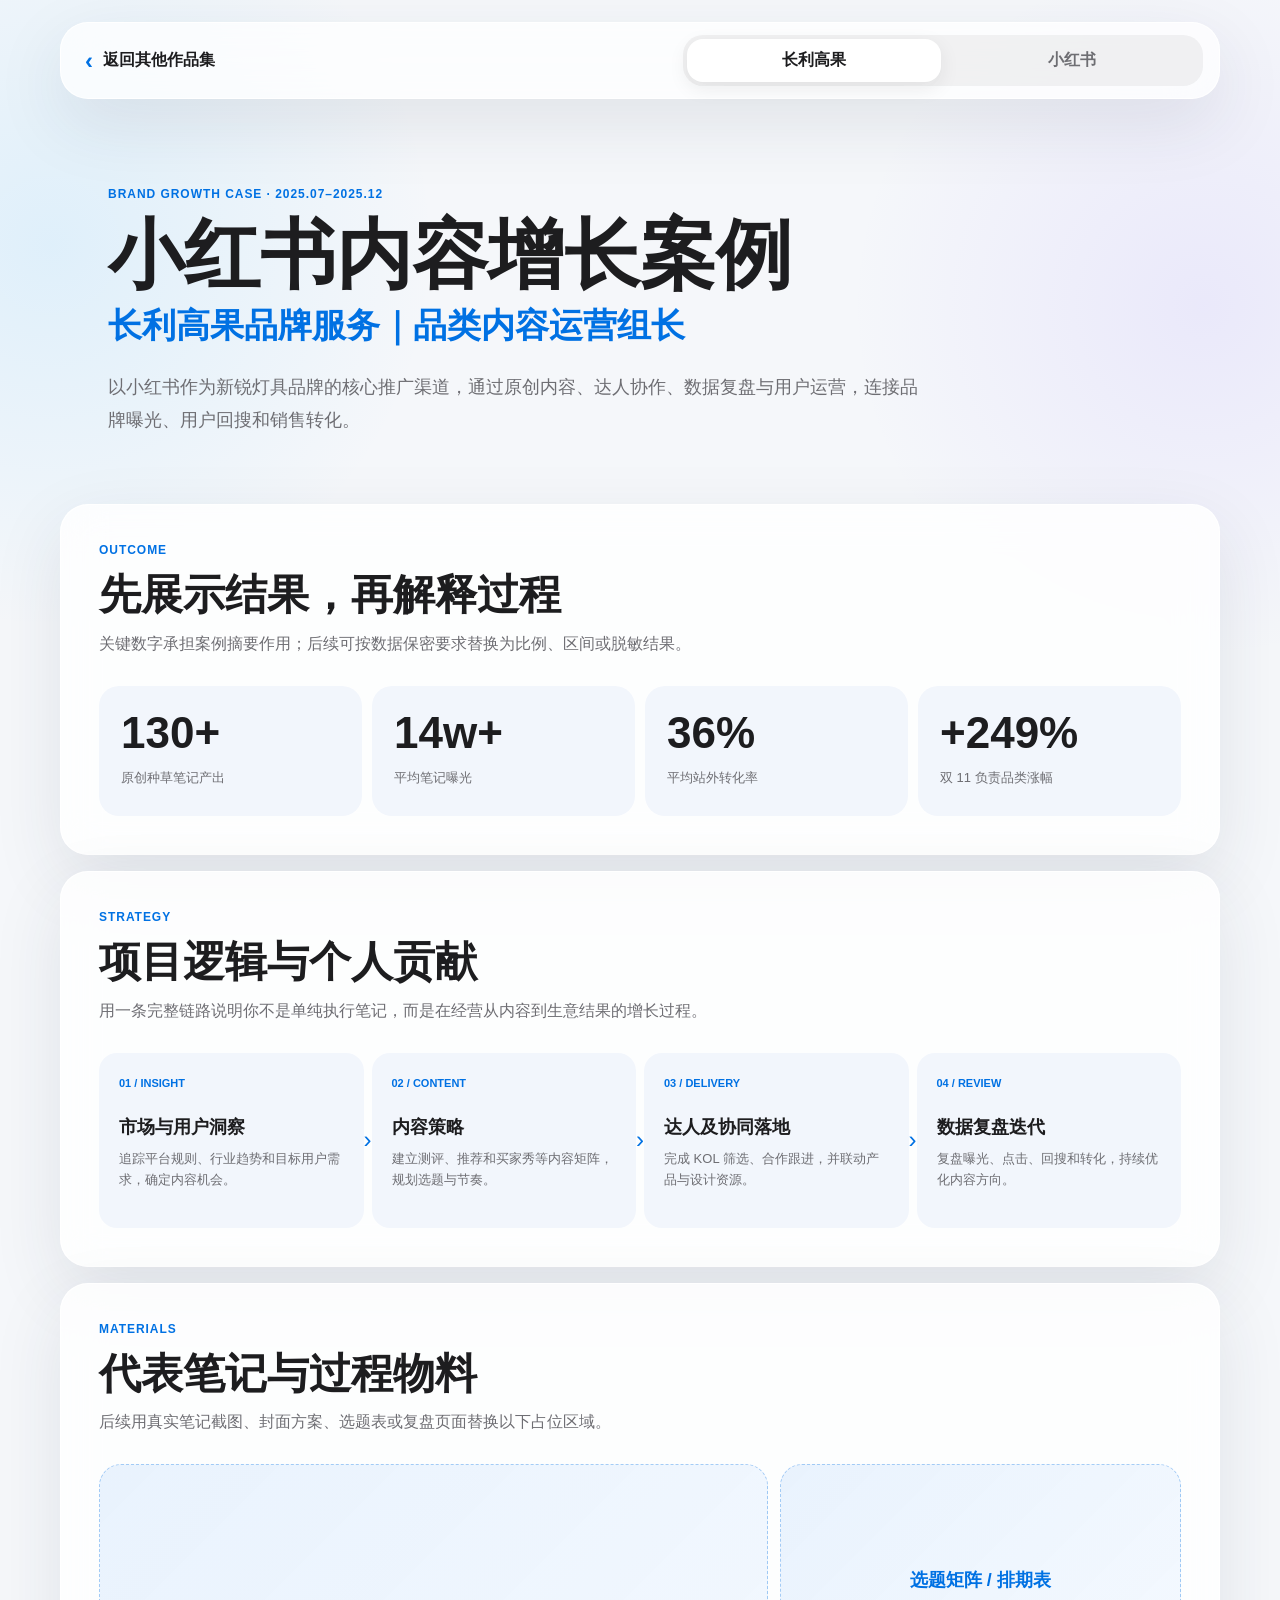
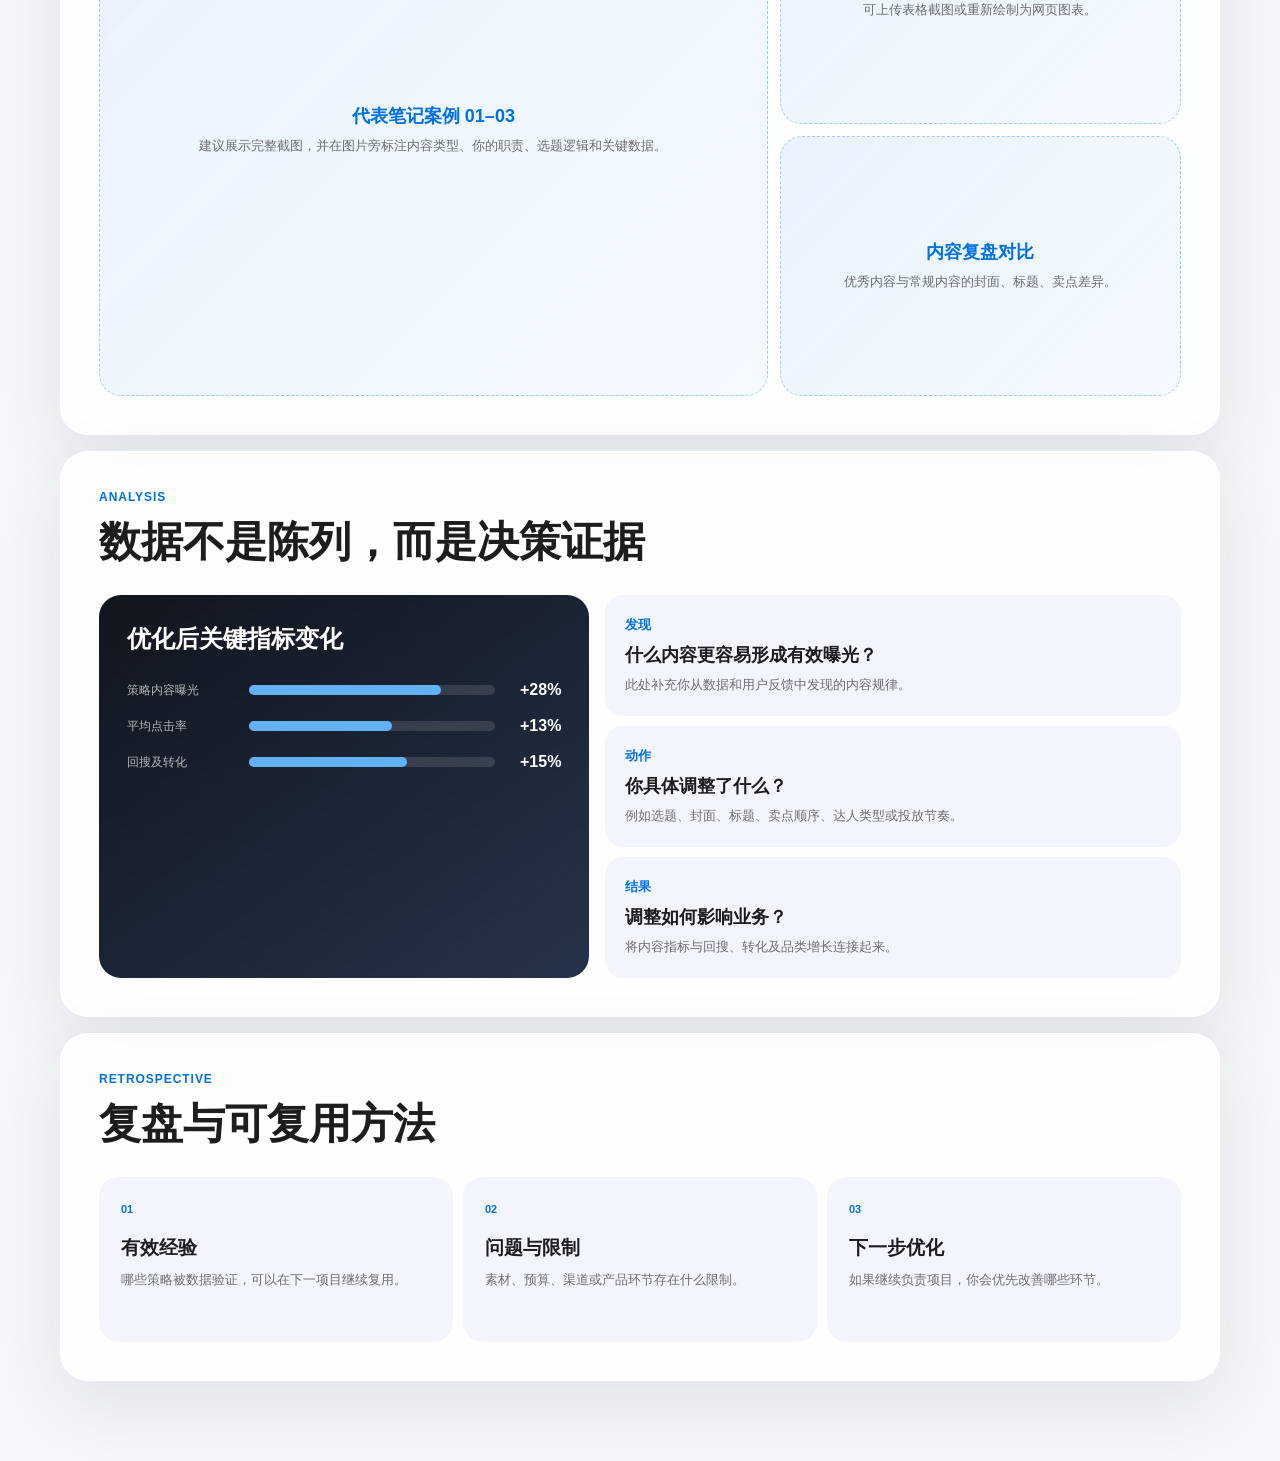
<file: case-studies.html>
<!doctype html>
<html lang="zh-CN">
  <head>
    <meta charset="UTF-8" />
    <meta name="viewport" content="width=device-width, initial-scale=1.0" />
    <title>案例研究作品集 | 王均博 Felix</title>
    <style>
      :root {
        --blue: #0071e3;
        --ink: #1d1d1f;
        --muted: #6e6e73;
        --line: rgba(29, 29, 31, 0.1);
        --surface: rgba(255, 255, 255, 0.82);
        --shadow: 0 24px 70px rgba(38, 52, 72, 0.1);
      }

      * { box-sizing: border-box; }
      html { scroll-behavior: smooth; }
      body {
        margin: 0;
        background:
          radial-gradient(circle at 4% 8%, rgba(63, 184, 255, 0.12), transparent 24rem),
          radial-gradient(circle at 94% 10%, rgba(136, 106, 255, 0.1), transparent 22rem),
          #f5f7fa;
        color: var(--ink);
        font-family: -apple-system, BlinkMacSystemFont, "SF Pro Display", "PingFang SC", sans-serif;
      }

      button { font: inherit; }
      .shell { width: min(1160px, calc(100% - 32px)); margin: 22px auto 80px; }
      .nav {
        position: sticky;
        top: 16px;
        z-index: 5;
        display: grid;
        grid-template-columns: auto minmax(300px, 520px);
        align-items: center;
        justify-content: space-between;
        padding: 12px 16px 12px 24px;
        border: 1px solid rgba(255, 255, 255, 0.9);
        border-radius: 28px;
        background: rgba(255, 255, 255, 0.72);
        box-shadow: var(--shadow);
        backdrop-filter: blur(24px);
      }
      .brand {
        display: inline-flex;
        align-items: center;
        gap: 10px;
        color: var(--ink);
        font-size: 16px;
        font-weight: 800;
        text-decoration: none;
      }
      .brand::before { color: var(--blue); content: "‹"; font-size: 24px; }
      .tabs {
        display: grid;
        grid-template-columns: repeat(2, 1fr);
        gap: 4px;
        border-radius: 20px;
        background: rgba(29, 29, 31, 0.05);
        padding: 4px;
      }
      .tab {
        border: 0;
        border-radius: 16px;
        background: transparent;
        color: var(--muted);
        cursor: pointer;
        font-weight: 750;
        padding: 11px 18px;
      }
      .tab.active {
        background: white;
        box-shadow: 0 6px 20px rgba(29, 29, 31, 0.08);
        color: var(--ink);
      }

      .case { display: none; }
      .case.active { display: block; }
      .hero { padding: 88px 48px 52px; }
      .eyebrow {
        margin: 0 0 14px;
        color: var(--blue);
        font-size: 12px;
        font-weight: 850;
        letter-spacing: 0.08em;
        text-transform: uppercase;
      }
      h1 { max-width: 900px; margin: 0; font-size: clamp(44px, 7vw, 76px); line-height: 1.04; }
      .role { display: block; margin-top: 14px; color: var(--blue); font-size: clamp(23px, 3vw, 34px); }
      .lead { max-width: 820px; margin: 28px 0 0; color: var(--muted); font-size: 18px; line-height: 1.8; }

      .section {
        margin-top: 16px;
        border: 1px solid rgba(255, 255, 255, 0.9);
        border-radius: 28px;
        background: var(--surface);
        box-shadow: var(--shadow);
        padding: 38px;
        backdrop-filter: blur(20px);
      }
      .section-heading { max-width: 760px; margin-bottom: 28px; }
      h2 { margin: 0 0 10px; font-size: clamp(28px, 4vw, 42px); line-height: 1.16; }
      .section-heading p:last-child { margin: 0; color: var(--muted); line-height: 1.75; }

      .metrics { display: grid; grid-template-columns: repeat(4, 1fr); gap: 10px; }
      .metric { min-height: 130px; border-radius: 20px; background: #f2f6fc; padding: 22px; }
      .metric strong { display: block; font-size: clamp(28px, 4vw, 44px); }
      .metric span { display: block; margin-top: 10px; color: var(--muted); font-size: 13px; line-height: 1.5; }

      .story { display: grid; grid-template-columns: repeat(4, 1fr); gap: 8px; }
      .story article { position: relative; min-height: 175px; border-radius: 18px; background: #f2f6fc; padding: 20px; }
      .story article:not(:last-child)::after {
        position: absolute; right: -8px; top: 50%; z-index: 2;
        color: var(--blue); content: "›"; font-size: 24px; transform: translateY(-50%);
      }
      .story b { color: var(--blue); font-size: 11px; }
      .story h3 { margin: 24px 0 9px; font-size: 18px; }
      .story p { margin: 0; color: var(--muted); font-size: 13px; line-height: 1.65; }

      .material-grid { display: grid; grid-template-columns: 1.25fr 0.75fr; gap: 12px; }
      .material-stack { display: grid; gap: 12px; }
      .placeholder {
        display: grid;
        min-height: 260px;
        place-items: center;
        border: 1px dashed rgba(0, 113, 227, 0.32);
        border-radius: 22px;
        background:
          linear-gradient(135deg, rgba(0, 113, 227, 0.06), rgba(100, 174, 247, 0.02)),
          #f8fbff;
        color: var(--blue);
        text-align: center;
        padding: 24px;
      }
      .placeholder.tall { min-height: 532px; }
      .placeholder strong { display: block; font-size: 18px; }
      .placeholder span { display: block; margin-top: 8px; color: var(--muted); font-size: 13px; line-height: 1.6; }

      .analysis { display: grid; grid-template-columns: 0.92fr 1.08fr; gap: 16px; }
      .chart {
        border-radius: 22px;
        background: linear-gradient(145deg, #11151d, #25334a);
        color: white;
        padding: 28px;
      }
      .chart h3 { margin: 0 0 26px; font-size: 24px; }
      .bar-row { display: grid; grid-template-columns: 110px 1fr 54px; align-items: center; gap: 12px; margin: 18px 0; }
      .bar-row span { color: rgba(255,255,255,.68); font-size: 12px; }
      .track { height: 10px; border-radius: 99px; background: rgba(255,255,255,.12); }
      .track i { display: block; width: var(--w); height: 100%; border-radius: inherit; background: #62b1ff; }
      .bar-row b { text-align: right; }
      .insight { display: grid; gap: 10px; }
      .insight article { border-radius: 18px; background: #f2f6fc; padding: 20px; }
      .insight small { color: var(--blue); font-weight: 800; }
      .insight h3 { margin: 9px 0 7px; font-size: 18px; }
      .insight p { margin: 0; color: var(--muted); font-size: 13px; line-height: 1.7; }

      .review { display: grid; grid-template-columns: repeat(3, 1fr); gap: 10px; }
      .review article { min-height: 165px; border-radius: 20px; background: #f2f6fc; padding: 22px; }
      .review span { color: var(--blue); font-size: 11px; font-weight: 850; }
      .review h3 { margin: 18px 0 8px; }
      .review p { margin: 0; color: var(--muted); font-size: 13px; line-height: 1.7; }

      .note { margin: 24px 0 0; color: var(--muted); font-size: 12px; line-height: 1.7; }
      @media (max-width: 800px) {
        .nav { grid-template-columns: 1fr; gap: 12px; padding: 14px; }
        .brand { padding-left: 8px; }
        .hero { padding: 62px 12px 34px; }
        .section { padding: 24px; }
        .metrics, .story, .review { grid-template-columns: repeat(2, 1fr); }
        .material-grid, .analysis { grid-template-columns: 1fr; }
        .story article::after { display: none; }
      }
      @media (max-width: 520px) {
        .shell { width: min(100% - 20px, 1160px); margin-top: 10px; }
        .metrics, .story, .review { grid-template-columns: 1fr; }
        .bar-row { grid-template-columns: 90px 1fr 45px; gap: 7px; }
      }
    </style>
  </head>
  <body>
    <main class="shell">
      <nav class="nav">
        <a class="brand" href="index.html#panel-works">返回其他作品集</a>
        <div class="tabs" role="tablist">
          <button class="tab active" type="button" data-case="changli">长利高果</button>
          <button class="tab" type="button" data-case="redbook">小红书</button>
        </div>
      </nav>

      <article class="case active" data-case-panel="changli">
        <header class="hero">
          <p class="eyebrow">Brand Growth Case · 2025.07–2025.12</p>
          <h1>小红书内容增长案例<span class="role">长利高果品牌服务｜品类内容运营组长</span></h1>
          <p class="lead">以小红书作为新锐灯具品牌的核心推广渠道，通过原创内容、达人协作、数据复盘与用户运营，连接品牌曝光、用户回搜和销售转化。</p>
        </header>

        <section class="section">
          <div class="section-heading"><p class="eyebrow">Outcome</p><h2>先展示结果，再解释过程</h2><p>关键数字承担案例摘要作用；后续可按数据保密要求替换为比例、区间或脱敏结果。</p></div>
          <div class="metrics">
            <div class="metric"><strong>130+</strong><span>原创种草笔记产出</span></div>
            <div class="metric"><strong>14w+</strong><span>平均笔记曝光</span></div>
            <div class="metric"><strong>36%</strong><span>平均站外转化率</span></div>
            <div class="metric"><strong>+249%</strong><span>双 11 负责品类涨幅</span></div>
          </div>
        </section>

        <section class="section">
          <div class="section-heading"><p class="eyebrow">Strategy</p><h2>项目逻辑与个人贡献</h2><p>用一条完整链路说明你不是单纯执行笔记，而是在经营从内容到生意结果的增长过程。</p></div>
          <div class="story">
            <article><b>01 / INSIGHT</b><h3>市场与用户洞察</h3><p>追踪平台规则、行业趋势和目标用户需求，确定内容机会。</p></article>
            <article><b>02 / CONTENT</b><h3>内容策略</h3><p>建立测评、推荐和买家秀等内容矩阵，规划选题与节奏。</p></article>
            <article><b>03 / DELIVERY</b><h3>达人及协同落地</h3><p>完成 KOL 筛选、合作跟进，并联动产品与设计资源。</p></article>
            <article><b>04 / REVIEW</b><h3>数据复盘迭代</h3><p>复盘曝光、点击、回搜和转化，持续优化内容方向。</p></article>
          </div>
        </section>

        <section class="section">
          <div class="section-heading"><p class="eyebrow">Materials</p><h2>代表笔记与过程物料</h2><p>后续用真实笔记截图、封面方案、选题表或复盘页面替换以下占位区域。</p></div>
          <div class="material-grid">
            <div class="placeholder tall"><div><strong>代表笔记案例 01–03</strong><span>建议展示完整截图，并在图片旁标注内容类型、你的职责、选题逻辑和关键数据。</span></div></div>
            <div class="material-stack">
              <div class="placeholder"><div><strong>选题矩阵 / 排期表</strong><span>可上传表格截图或重新绘制为网页图表。</span></div></div>
              <div class="placeholder"><div><strong>内容复盘对比</strong><span>优秀内容与常规内容的封面、标题、卖点差异。</span></div></div>
            </div>
          </div>
        </section>

        <section class="section">
          <div class="section-heading"><p class="eyebrow">Analysis</p><h2>数据不是陈列，而是决策证据</h2></div>
          <div class="analysis">
            <div class="chart">
              <h3>优化后关键指标变化</h3>
              <div class="bar-row"><span>策略内容曝光</span><div class="track"><i style="--w:78%"></i></div><b>+28%</b></div>
              <div class="bar-row"><span>平均点击率</span><div class="track"><i style="--w:58%"></i></div><b>+13%</b></div>
              <div class="bar-row"><span>回搜及转化</span><div class="track"><i style="--w:64%"></i></div><b>+15%</b></div>
            </div>
            <div class="insight">
              <article><small>发现</small><h3>什么内容更容易形成有效曝光？</h3><p>此处补充你从数据和用户反馈中发现的内容规律。</p></article>
              <article><small>动作</small><h3>你具体调整了什么？</h3><p>例如选题、封面、标题、卖点顺序、达人类型或投放节奏。</p></article>
              <article><small>结果</small><h3>调整如何影响业务？</h3><p>将内容指标与回搜、转化及品类增长连接起来。</p></article>
            </div>
          </div>
        </section>

        <section class="section">
          <div class="section-heading"><p class="eyebrow">Retrospective</p><h2>复盘与可复用方法</h2></div>
          <div class="review">
            <article><span>01</span><h3>有效经验</h3><p>哪些策略被数据验证，可以在下一项目继续复用。</p></article>
            <article><span>02</span><h3>问题与限制</h3><p>素材、预算、渠道或产品环节存在什么限制。</p></article>
            <article><span>03</span><h3>下一步优化</h3><p>如果继续负责项目，你会优先改善哪些环节。</p></article>
          </div>
        </section>
      </article>

      <article class="case" data-case-panel="redbook">
        <header class="hero">
          <p class="eyebrow">User Growth Case · 2024.10–2025.03</p>
          <h1>渠道增长与产品迭代案例<span class="role">小红书｜用户增长运营（实习）</span></h1>
          <p class="lead">围绕高校、政务与线下品牌渠道搭建规模化活动路径，并通过产品功能、视觉体验和数据策略持续提升用户留存与活动转化。</p>
        </header>

        <section class="section">
          <div class="section-heading"><p class="eyebrow">Outcome</p><h2>增长成果摘要</h2><p>这一屏让招聘方快速理解项目规模和实际影响。</p></div>
          <div class="metrics">
            <div class="metric"><strong>140+</strong><span>H5 活动落地</span></div>
            <div class="metric"><strong>+12pp</strong><span>用户留存提升</span></div>
            <div class="metric"><strong>+242%</strong><span>笔记阅读增长</span></div>
            <div class="metric"><strong>-27.9%</strong><span>客诉率下降</span></div>
          </div>
        </section>

        <section class="section">
          <div class="section-heading"><p class="eyebrow">Growth Workflow</p><h2>从渠道机会到增长闭环</h2></div>
          <div class="story">
            <article><b>01 / SCENE</b><h3>增长场景拓展</h3><p>寻找高校、政务和品牌合作等可重复触达的新渠道。</p></article>
            <article><b>02 / CAMPAIGN</b><h3>活动策划落地</h3><p>推进创意、配置、审核、推流、客诉与 Feed 内容池。</p></article>
            <article><b>03 / PRODUCT</b><h3>产品功能迭代</h3><p>推动计次浏览、iframe 和投票模板等功能优化。</p></article>
            <article><b>04 / DATA</b><h3>数据反馈优化</h3><p>使用 SQL 与看板定位问题，优化留存、裂变和转化。</p></article>
          </div>
        </section>

        <section class="section">
          <div class="section-heading"><p class="eyebrow">Project Evidence</p><h2>活动、产品与数据证据</h2><p>无需大量平面设计稿，重点展示你参与决策和推进项目的证据链。</p></div>
          <div class="material-grid">
            <div class="placeholder tall"><div><strong>代表活动案例</strong><span>可放清华大学涨粉活动、蜜雪冰城新品活动等 H5 截图、活动路径与结果说明。</span></div></div>
            <div class="material-stack">
              <div class="placeholder"><div><strong>产品迭代示意</strong><span>用“问题—方案—上线效果”表达功能优化。</span></div></div>
              <div class="placeholder"><div><strong>脱敏数据看板</strong><span>保留指标结构，隐藏账号、用户和绝对业务数据。</span></div></div>
            </div>
          </div>
        </section>

        <section class="section">
          <div class="section-heading"><p class="eyebrow">Before / After</p><h2>优化动作与影响</h2></div>
          <div class="analysis">
            <div class="chart">
              <h3>项目关键变化</h3>
              <div class="bar-row"><span>用户留存</span><div class="track"><i style="--w:64%"></i></div><b>+12pp</b></div>
              <div class="bar-row"><span>笔记阅读</span><div class="track"><i style="--w:92%"></i></div><b>+242%</b></div>
              <div class="bar-row"><span>活动规模</span><div class="track"><i style="--w:72%"></i></div><b>+26.7%</b></div>
              <div class="bar-row"><span>视觉留存</span><div class="track"><i style="--w:56%"></i></div><b>+9.7%</b></div>
            </div>
            <div class="insight">
              <article><small>业务问题</small><h3>原有链路卡在哪里？</h3><p>说明渠道、活动配置、产品功能或内容池存在的问题。</p></article>
              <article><small>个人动作</small><h3>你推动了哪些改变？</h3><p>明确你负责、协同和提出建议的边界，避免写成团队共同成果。</p></article>
              <article><small>验证方式</small><h3>如何判断优化有效？</h3><p>补充留存、阅读、活动规模、裂变或客诉等指标变化。</p></article>
            </div>
          </div>
        </section>

        <section class="section">
          <div class="section-heading"><p class="eyebrow">Retrospective</p><h2>增长方法沉淀</h2></div>
          <div class="review">
            <article><span>01</span><h3>规模化条件</h3><p>什么渠道和活动机制可以被重复应用。</p></article>
            <article><span>02</span><h3>跨部门推进</h3><p>如何协调产品、设计、渠道和业务资源。</p></article>
            <article><span>03</span><h3>后续迭代</h3><p>下一阶段如何进一步提升留存与裂变效率。</p></article>
          </div>
          <p class="note">说明：当前页面为案例结构首版，图表只使用已经提供的数据。后续上传物料时，将根据真实尺寸与内容重新编排。</p>
        </section>
      </article>
    </main>

    <script>
      const tabs = document.querySelectorAll(".tab");
      const panels = document.querySelectorAll("[data-case-panel]");

      function showCase(caseName) {
        const safeName = caseName === "redbook" ? "redbook" : "changli";
        tabs.forEach((item) => item.classList.toggle("active", item.dataset.case === safeName));
        panels.forEach((panel) => panel.classList.toggle("active", panel.dataset.casePanel === safeName));
      }

      tabs.forEach((tab) => {
        tab.addEventListener("click", () => {
          showCase(tab.dataset.case);
          history.replaceState(null, "", `#${tab.dataset.case}`);
          window.scrollTo({ top: 0, behavior: "smooth" });
        });
      });

      window.addEventListener("hashchange", () => showCase(window.location.hash.slice(1)));
      showCase(window.location.hash.slice(1));
    </script>
  </body>
</html>
</file>
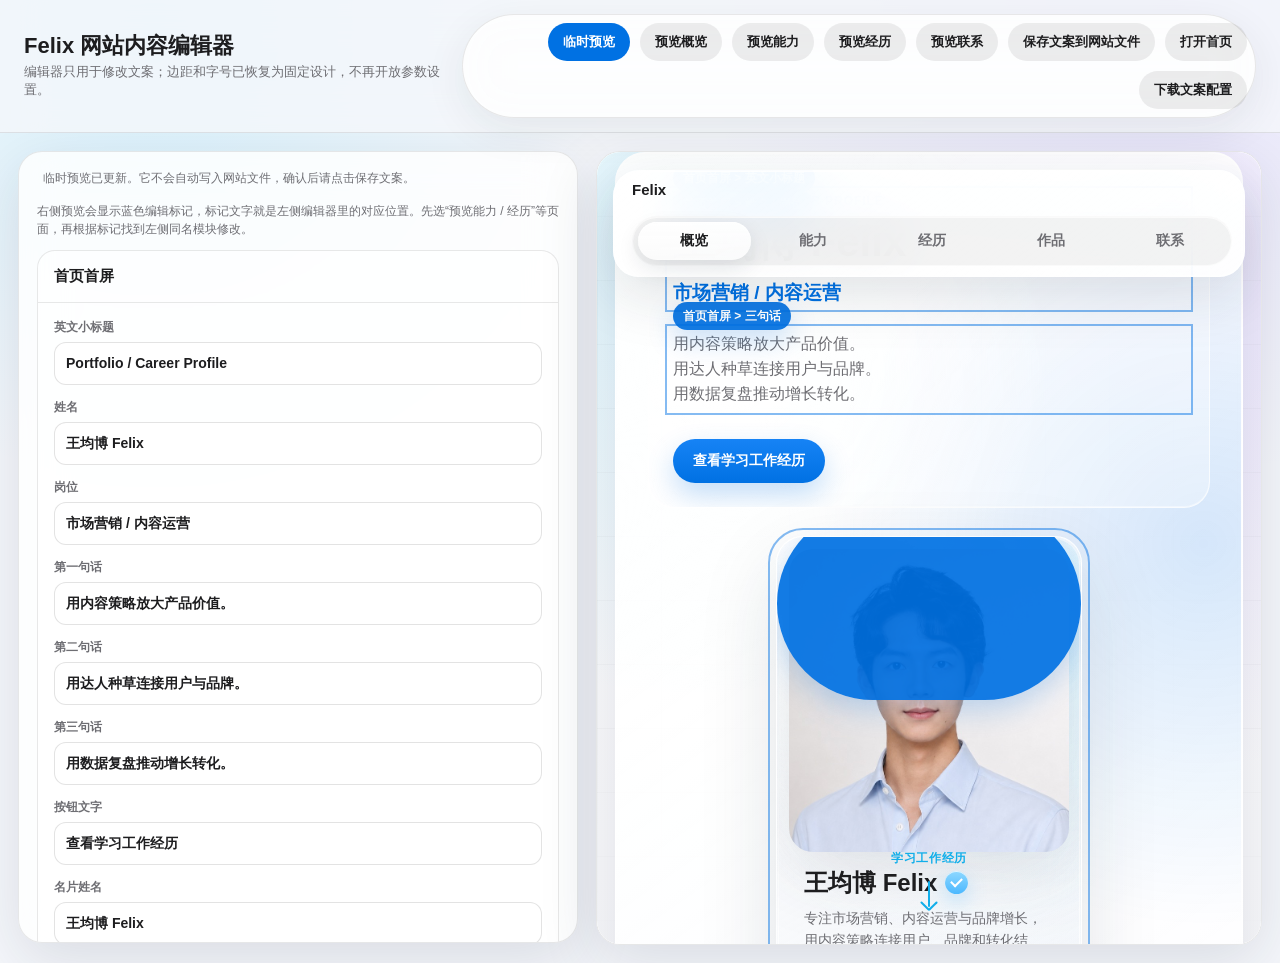
<file: editor.html>
<!doctype html>
<html lang="zh-CN">
  <head>
    <meta charset="UTF-8" />
    <meta name="viewport" content="width=device-width, initial-scale=1.0" />
    <title>Felix 网站内容编辑器</title>
    <style>
      :root {
        color-scheme: light;
        --bg: #f5f7fb;
        --panel: rgba(255, 255, 255, 0.8);
        --line: rgba(29, 29, 31, 0.1);
        --text: #1d1d1f;
        --muted: #6e6e73;
        --accent: #0071e3;
        --shadow: 0 18px 60px rgba(22, 35, 55, 0.12);
      }

      * {
        box-sizing: border-box;
      }

      body {
        min-height: 100vh;
        margin: 0;
        background:
          radial-gradient(circle at 12% 4%, rgba(80, 210, 255, 0.18), transparent 28rem),
          radial-gradient(circle at 92% 0%, rgba(126, 87, 255, 0.12), transparent 30rem),
          var(--bg);
        color: var(--text);
        font-family: -apple-system, BlinkMacSystemFont, "SF Pro Display", "PingFang SC", "Microsoft YaHei", sans-serif;
      }

      header {
        position: sticky;
        top: 0;
        z-index: 5;
        display: flex;
        min-height: 72px;
        align-items: center;
        justify-content: space-between;
        gap: 18px;
        border-bottom: 1px solid var(--line);
        background: rgba(245, 247, 251, 0.82);
        padding: 14px 24px;
        backdrop-filter: blur(22px);
      }

      h1,
      h2,
      h3,
      p {
        margin-top: 0;
      }

      h1 {
        margin-bottom: 4px;
        font-size: 22px;
        line-height: 1.2;
      }

      header p {
        margin-bottom: 0;
        color: var(--muted);
        font-size: 13px;
      }

      main {
        display: grid;
        grid-template-columns: minmax(420px, 560px) minmax(0, 1fr);
        gap: 18px;
        padding: 18px;
      }

      .toolbar,
      .editor-panel,
      .preview-panel {
        border: 1px solid var(--line);
        border-radius: 24px;
        background: var(--panel);
        box-shadow: var(--shadow);
        backdrop-filter: blur(24px);
      }

      .toolbar {
        display: flex;
        flex-wrap: wrap;
        justify-content: flex-end;
        gap: 10px;
        border-radius: 999px;
        box-shadow: 0 12px 40px rgba(22, 35, 55, 0.08);
        padding: 8px;
      }

      button {
        min-height: 38px;
        border: 0;
        border-radius: 999px;
        background: rgba(29, 29, 31, 0.08);
        color: var(--text);
        cursor: pointer;
        font: inherit;
        font-size: 13px;
        font-weight: 800;
        padding: 0 15px;
      }

      button.primary {
        background: var(--accent);
        color: #fff;
      }

      button:disabled {
        cursor: not-allowed;
        opacity: 0.5;
      }

      .editor-panel {
        max-height: calc(100vh - 108px);
        overflow: auto;
        padding: 18px;
      }

      .preview-panel {
        overflow: hidden;
      }

      iframe {
        display: block;
        width: 100%;
        height: calc(100vh - 108px);
        border: 0;
        background: #fff;
      }

      details {
        border: 1px solid var(--line);
        border-radius: 18px;
        background: rgba(255, 255, 255, 0.58);
        margin-bottom: 12px;
        overflow: hidden;
      }

      summary {
        cursor: pointer;
        font-size: 15px;
        font-weight: 850;
        list-style: none;
        padding: 16px;
      }

      summary::-webkit-details-marker {
        display: none;
      }

      .section-body {
        display: grid;
        gap: 14px;
        border-top: 1px solid var(--line);
        padding: 16px;
      }

      .group {
        display: grid;
        gap: 10px;
        border: 1px solid rgba(29, 29, 31, 0.08);
        border-radius: 16px;
        background: rgba(255, 255, 255, 0.58);
        padding: 14px;
      }

      .grid-2 {
        display: grid;
        grid-template-columns: repeat(2, minmax(0, 1fr));
        gap: 10px;
      }

      label {
        display: grid;
        gap: 6px;
        color: var(--muted);
        font-size: 12px;
        font-weight: 780;
      }

      input,
      textarea {
        width: 100%;
        border: 1px solid rgba(29, 29, 31, 0.12);
        border-radius: 12px;
        background: rgba(255, 255, 255, 0.78);
        color: var(--text);
        font: inherit;
        font-size: 14px;
        line-height: 1.5;
        outline: none;
        padding: 10px 11px;
      }

      textarea {
        min-height: 74px;
        resize: vertical;
      }

      .status {
        min-height: 20px;
        color: var(--muted);
        font-size: 12px;
        padding: 0 6px;
      }

      .field-note {
        color: var(--muted);
        font-size: 12px;
        line-height: 1.5;
      }

      @media (max-width: 1100px) {
        main {
          grid-template-columns: 1fr;
        }

        .editor-panel,
        iframe {
          max-height: none;
          height: 760px;
        }
      }
    </style>
  </head>
  <body>
    <header>
      <div>
        <h1>Felix 网站内容编辑器</h1>
        <p>编辑器只用于修改文案；边距和字号已恢复为固定设计，不再开放参数设置。</p>
      </div>
      <div class="toolbar">
        <button class="primary" type="button" data-action="preview">临时预览</button>
        <button type="button" data-preview-hash="#top">预览概览</button>
        <button type="button" data-preview-hash="#panel-skills">预览能力</button>
        <button type="button" data-preview-hash="#panel-experience">预览经历</button>
        <button type="button" data-preview-hash="#panel-contact">预览联系</button>
        <button type="button" data-action="save-content">保存文案到网站文件</button>
        <button type="button" data-action="open-site">打开首页</button>
        <button type="button" data-action="download-content">下载文案配置</button>
      </div>
    </header>

    <main>
      <section class="editor-panel" aria-label="编辑区域">
        <p class="status" data-status>正在读取配置...</p>
        <p class="field-note">
          右侧预览会显示蓝色编辑标记，标记文字就是左侧编辑器里的对应位置。先选“预览能力 / 经历”等页面，再根据标记找到左侧同名模块修改。
        </p>
        <form id="editor-form"></form>
      </section>
      <section class="preview-panel" aria-label="预览区域">
        <iframe title="网站预览" src="index.html?preview=editor#top"></iframe>
      </section>
    </main>

    <script src="editor.js?v=editor-content-only-v4"></script>
  </body>
</html>
</file>
